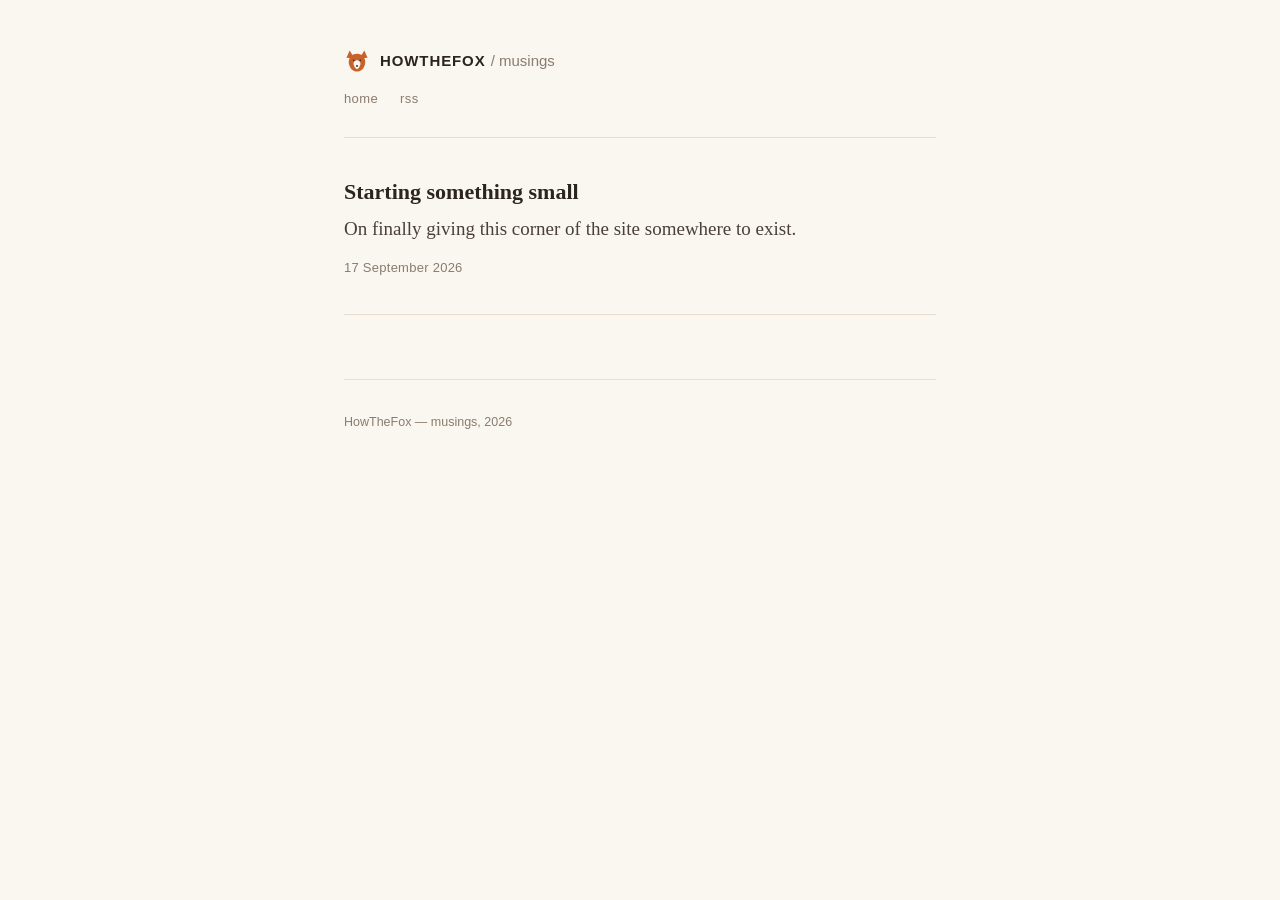
<file: musings/index.html>
<!DOCTYPE html>
<html lang="en">
<head>
<meta charset="UTF-8">
<meta name="viewport" content="width=device-width, initial-scale=1">
<title>HowTheFox — musings</title>
<meta name="description" content="Short essays and stray thoughts from Elliott Fox.">
<link rel="canonical" href="https://howthefox.com/musings/">
<link rel="icon" type="image/svg+xml" href="/musings/favicon.svg">

<meta property="og:type" content="website">
<meta property="og:title" content="HowTheFox — musings">
<meta property="og:description" content="Short essays and stray thoughts from Elliott Fox.">
<meta property="og:url" content="https://howthefox.com/musings/">
<meta property="og:site_name" content="HowTheFox">
<meta name="twitter:card" content="summary">
<meta name="twitter:title" content="HowTheFox — musings">
<meta name="twitter:description" content="Short essays and stray thoughts from Elliott Fox.">

<link rel="alternate" type="application/rss+xml" title="HowTheFox musings" href="https://howthefox.com/musings/feed.xml">
<link rel="stylesheet" href="/musings/static/style.css">
</head>
<body>
<div class="wrap">

<header class="site-header">
  <a class="brand" href="/musings/">
    <svg viewBox="0 0 64 64" xmlns="http://www.w3.org/2000/svg" aria-hidden="true">
      <path d="M14 6 L26 26 L6 24 Z" fill="#c9622a"/>
      <path d="M50 6 L58 24 L38 26 Z" fill="#c9622a"/>
      <path d="M32 14 C46 14 54 26 52 38 C50 50 42 58 32 58 C22 58 14 50 12 38 C10 26 18 14 32 14 Z" fill="#c9622a"/>
      <path d="M32 30 C38 30 42 36 40 42 C38 48 34 52 32 52 C30 52 26 48 24 42 C22 36 26 30 32 30 Z" fill="#faf6f0"/>
      <circle cx="32" cy="44" r="2.4" fill="#2b2420"/>
      <circle cx="24" cy="30" r="2" fill="#2b2420"/>
      <circle cx="40" cy="30" r="2" fill="#2b2420"/>
    </svg>
    <span class="brand-name">HowTheFox <span class="tagline">/ musings</span></span>
  </a>
  <nav class="site-nav">
    <a href="/">home</a>
    <a href="/musings/feed.xml">rss</a>
  </nav>
</header>

<ul class="post-list">
  <li>
    <h2><a href="/musings/starting-something-small/">Starting something small</a></h2>
    <p class="summary">On finally giving this corner of the site somewhere to exist.</p>
    <p class="post-meta">17 September 2026</p>
  </li>
</ul>

<footer class="site-footer">
  <p>HowTheFox — musings, 2026</p>
</footer>

</div>
</body>
</html>
</file>
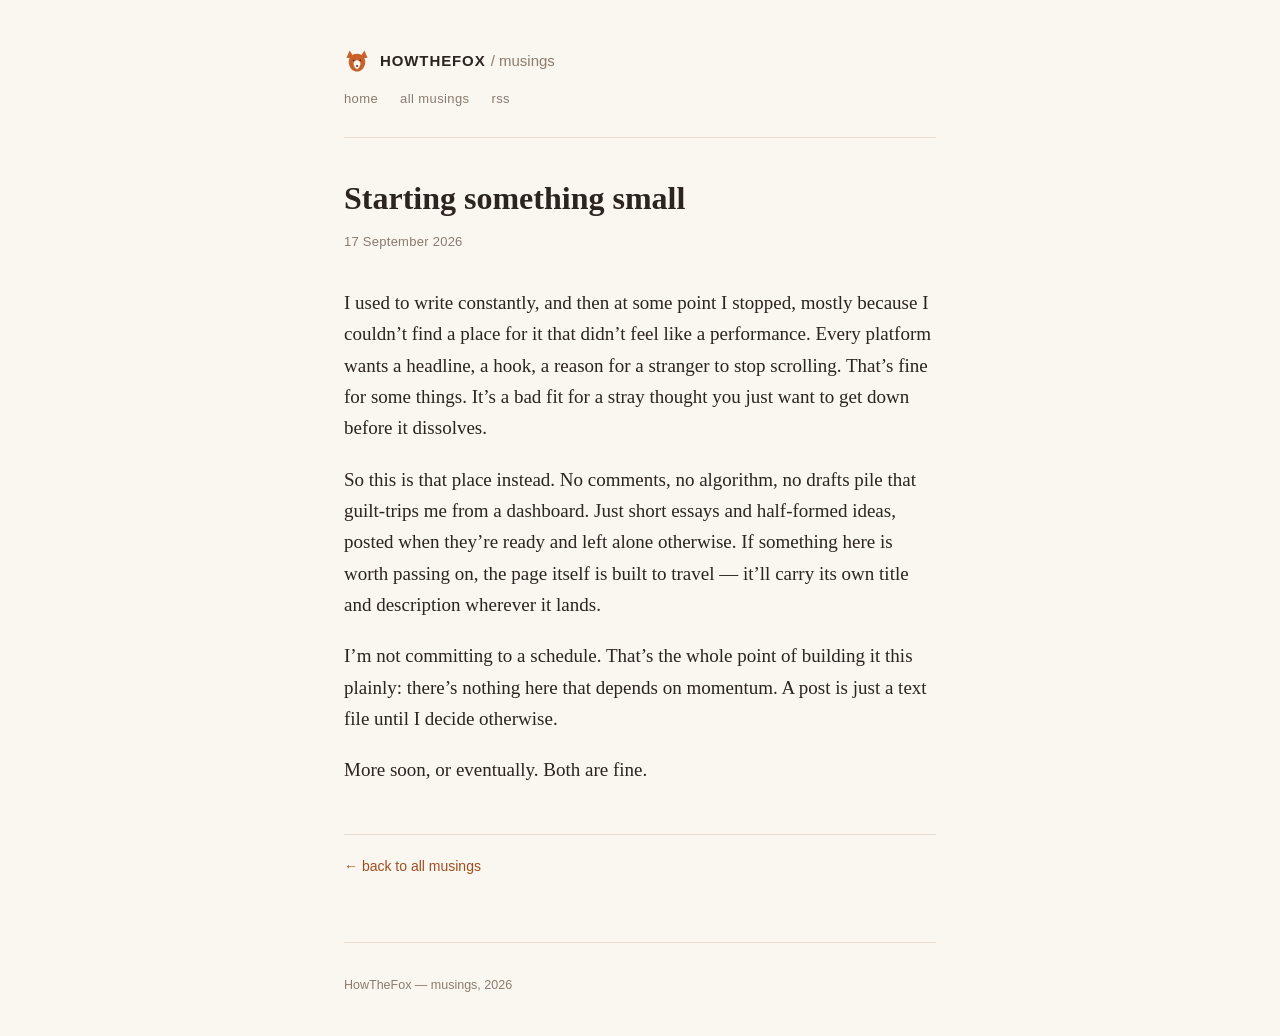
<file: musings/starting-something-small/index.html>
<!DOCTYPE html>
<html lang="en">
<head>
<meta charset="UTF-8">
<meta name="viewport" content="width=device-width, initial-scale=1">
<title>Starting something small — HowTheFox</title>
<meta name="description" content="On finally giving this corner of the site somewhere to exist.">
<link rel="canonical" href="https://howthefox.com/musings/starting-something-small/">
<link rel="icon" type="image/svg+xml" href="/musings/favicon.svg">

<!-- Open Graph / social preview -->
<meta property="og:type" content="article">
<meta property="og:title" content="Starting something small">
<meta property="og:description" content="On finally giving this corner of the site somewhere to exist.">
<meta property="og:url" content="https://howthefox.com/musings/starting-something-small/">
<meta property="og:site_name" content="HowTheFox">
<meta name="twitter:card" content="summary">
<meta name="twitter:title" content="Starting something small">
<meta name="twitter:description" content="On finally giving this corner of the site somewhere to exist.">

<link rel="alternate" type="application/rss+xml" title="HowTheFox musings" href="https://howthefox.com/musings/feed.xml">
<link rel="stylesheet" href="/musings/static/style.css">
</head>
<body>
<div class="wrap">

<header class="site-header">
  <a class="brand" href="/musings/">
    <svg viewBox="0 0 64 64" xmlns="http://www.w3.org/2000/svg" aria-hidden="true">
      <path d="M14 6 L26 26 L6 24 Z" fill="#c9622a"/>
      <path d="M50 6 L58 24 L38 26 Z" fill="#c9622a"/>
      <path d="M32 14 C46 14 54 26 52 38 C50 50 42 58 32 58 C22 58 14 50 12 38 C10 26 18 14 32 14 Z" fill="#c9622a"/>
      <path d="M32 30 C38 30 42 36 40 42 C38 48 34 52 32 52 C30 52 26 48 24 42 C22 36 26 30 32 30 Z" fill="#faf6f0"/>
      <circle cx="32" cy="44" r="2.4" fill="#2b2420"/>
      <circle cx="24" cy="30" r="2" fill="#2b2420"/>
      <circle cx="40" cy="30" r="2" fill="#2b2420"/>
    </svg>
    <span class="brand-name">HowTheFox <span class="tagline">/ musings</span></span>
  </a>
  <nav class="site-nav">
    <a href="/">home</a>
    <a href="/musings/">all musings</a>
    <a href="/musings/feed.xml">rss</a>
  </nav>
</header>

<article class="post">
  <h1>Starting something small</h1>
  <p class="post-meta">17 September 2026</p>
  <div class="content">
<p>I used to write constantly, and then at some point I stopped, mostly because I couldn&rsquo;t find a place for it that didn&rsquo;t feel like a performance. Every platform wants a headline, a hook, a reason for a stranger to stop scrolling. That&rsquo;s fine for some things. It&rsquo;s a bad fit for a stray thought you just want to get down before it dissolves.</p>
<p>So this is that place instead. No comments, no algorithm, no drafts pile that guilt-trips me from a dashboard. Just short essays and half-formed ideas, posted when they&rsquo;re ready and left alone otherwise. If something here is worth passing on, the page itself is built to travel — it&rsquo;ll carry its own title and description wherever it lands.</p>
<p>I&rsquo;m not committing to a schedule. That&rsquo;s the whole point of building it this plainly: there&rsquo;s nothing here that depends on momentum. A post is just a text file until I decide otherwise.</p>
<p>More soon, or eventually. Both are fine.</p>
  </div>
  <p class="post-footer"><a href="/musings/">&larr; back to all musings</a></p>
</article>

<footer class="site-footer">
  <p>HowTheFox — musings, 2026</p>
</footer>

</div>
</body>
</html>
</file>
<file: musings/static/style.css>
/* HowTheFox — musings
   Minimal, warm, text-first. One stylesheet, no build step, no framework. */

:root {
  --bg: #faf6f0;
  --text: #2b2420;
  --muted: #8a7c6e;
  --accent: #c9622a;
  --accent-dark: #a04e20;
  --border: #e8ddce;
  --max-width: 640px;
}

* { box-sizing: border-box; }

html { -webkit-text-size-adjust: 100%; }

body {
  margin: 0;
  background: var(--bg);
  color: var(--text);
  font-family: Charter, "Iowan Old Style", "Palatino Linotype", Georgia, "Times New Roman", serif;
  font-size: 19px;
  line-height: 1.65;
  -webkit-font-smoothing: antialiased;
}

.wrap {
  max-width: var(--max-width);
  margin: 0 auto;
  padding: 0 24px;
}

/* Header */

header.site-header {
  padding: 48px 0 28px;
  border-bottom: 1px solid var(--border);
  margin-bottom: 40px;
}

.brand {
  display: flex;
  align-items: center;
  gap: 10px;
  text-decoration: none;
  color: var(--text);
}

.brand svg { width: 26px; height: 26px; flex-shrink: 0; }

.brand-name {
  font-family: -apple-system, BlinkMacSystemFont, "Segoe UI", sans-serif;
  font-weight: 600;
  font-size: 15px;
  letter-spacing: 0.06em;
  text-transform: uppercase;
  color: var(--text);
}

.brand-name .tagline {
  font-weight: 400;
  color: var(--muted);
  text-transform: none;
  letter-spacing: 0;
}

nav.site-nav {
  margin-top: 14px;
  font-family: -apple-system, BlinkMacSystemFont, "Segoe UI", sans-serif;
  font-size: 13px;
  letter-spacing: 0.03em;
}

nav.site-nav a {
  color: var(--muted);
  text-decoration: none;
  margin-right: 18px;
}

nav.site-nav a:hover { color: var(--accent-dark); }

/* Post list (index) */

.post-list { list-style: none; margin: 0; padding: 0; }

.post-list li {
  padding: 22px 0;
  border-bottom: 1px solid var(--border);
}

.post-list li:first-child { padding-top: 0; }

.post-list h2 {
  margin: 0 0 6px;
  font-size: 22px;
  font-weight: 600;
  line-height: 1.3;
}

.post-list h2 a {
  color: var(--text);
  text-decoration: none;
}

.post-list h2 a:hover { color: var(--accent-dark); }

.post-list .summary {
  margin: 0 0 8px;
  color: #4a4038;
}

.post-meta {
  font-family: -apple-system, BlinkMacSystemFont, "Segoe UI", sans-serif;
  font-size: 13px;
  color: var(--muted);
  letter-spacing: 0.02em;
}

.empty-note {
  color: var(--muted);
  font-style: italic;
}

/* Single post */

article.post h1 {
  font-size: 32px;
  line-height: 1.25;
  margin: 0 0 10px;
}

article.post .post-meta { margin-bottom: 34px; }

article.post .content p { margin: 0 0 20px; }

article.post .content h2 {
  font-size: 23px;
  margin: 36px 0 14px;
}

article.post .content h3 {
  font-size: 19px;
  margin: 28px 0 12px;
}

article.post .content blockquote {
  margin: 24px 0;
  padding-left: 18px;
  border-left: 3px solid var(--accent);
  color: #4a4038;
}

article.post .content a { color: var(--accent-dark); }

article.post .content img { max-width: 100%; height: auto; }

article.post .content ul,
article.post .content ol { padding-left: 24px; }

article.post .content code {
  background: #f0e8dc;
  padding: 2px 5px;
  border-radius: 3px;
  font-size: 0.9em;
}

article.post .content pre {
  background: #221c17;
  color: #f2ece2;
  padding: 16px;
  border-radius: 6px;
  overflow-x: auto;
}

article.post .content pre code { background: none; padding: 0; }

article.post .content hr {
  border: none;
  border-top: 1px solid var(--border);
  margin: 32px 0;
}

.post-footer {
  margin-top: 48px;
  padding-top: 20px;
  border-top: 1px solid var(--border);
  font-family: -apple-system, BlinkMacSystemFont, "Segoe UI", sans-serif;
  font-size: 14px;
}

.post-footer a { color: var(--accent-dark); text-decoration: none; }
.post-footer a:hover { text-decoration: underline; }

/* Footer */

footer.site-footer {
  margin: 64px 0 40px;
  padding-top: 20px;
  border-top: 1px solid var(--border);
  font-family: -apple-system, BlinkMacSystemFont, "Segoe UI", sans-serif;
  font-size: 12.5px;
  color: var(--muted);
}

footer.site-footer a { color: var(--muted); }

@media (max-width: 480px) {
  body { font-size: 18px; }
  article.post h1 { font-size: 27px; }
  .wrap { padding: 0 18px; }
  header.site-header { padding: 34px 0 22px; margin-bottom: 30px; }
}
</file>
